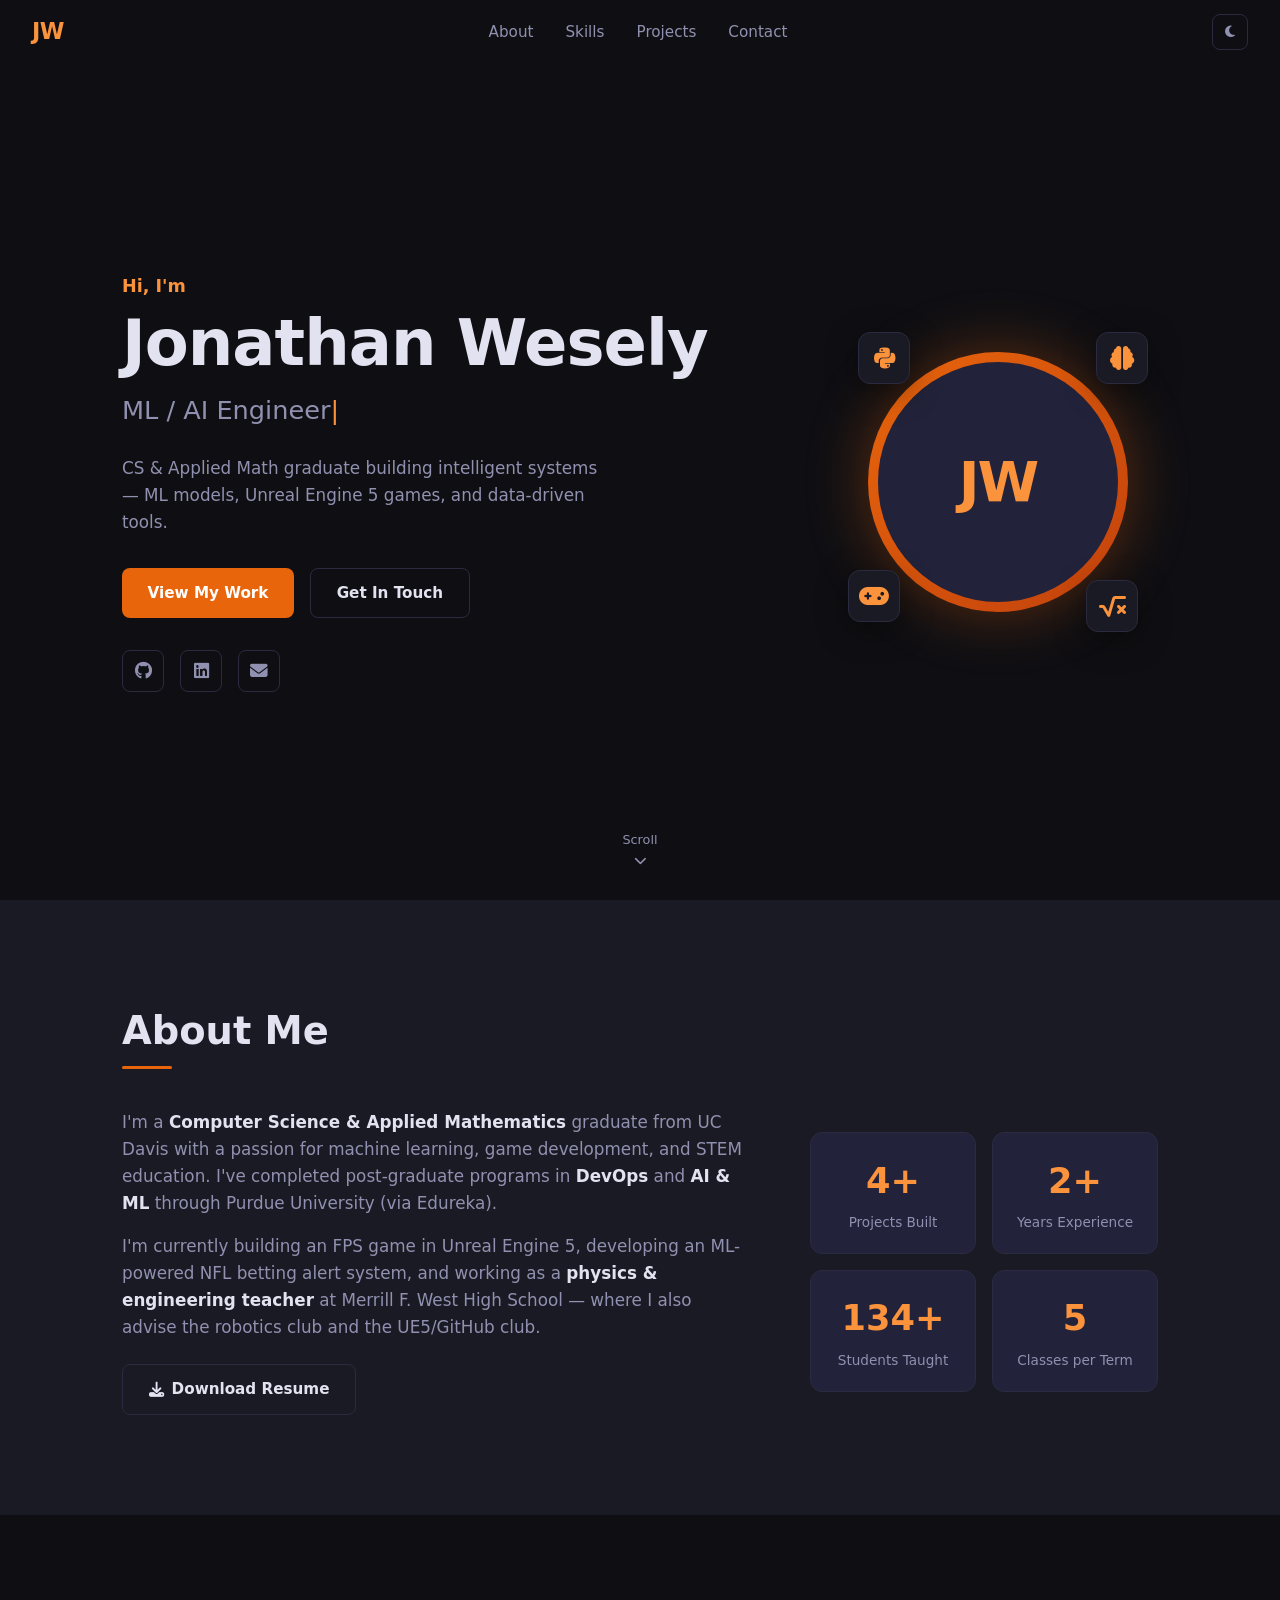
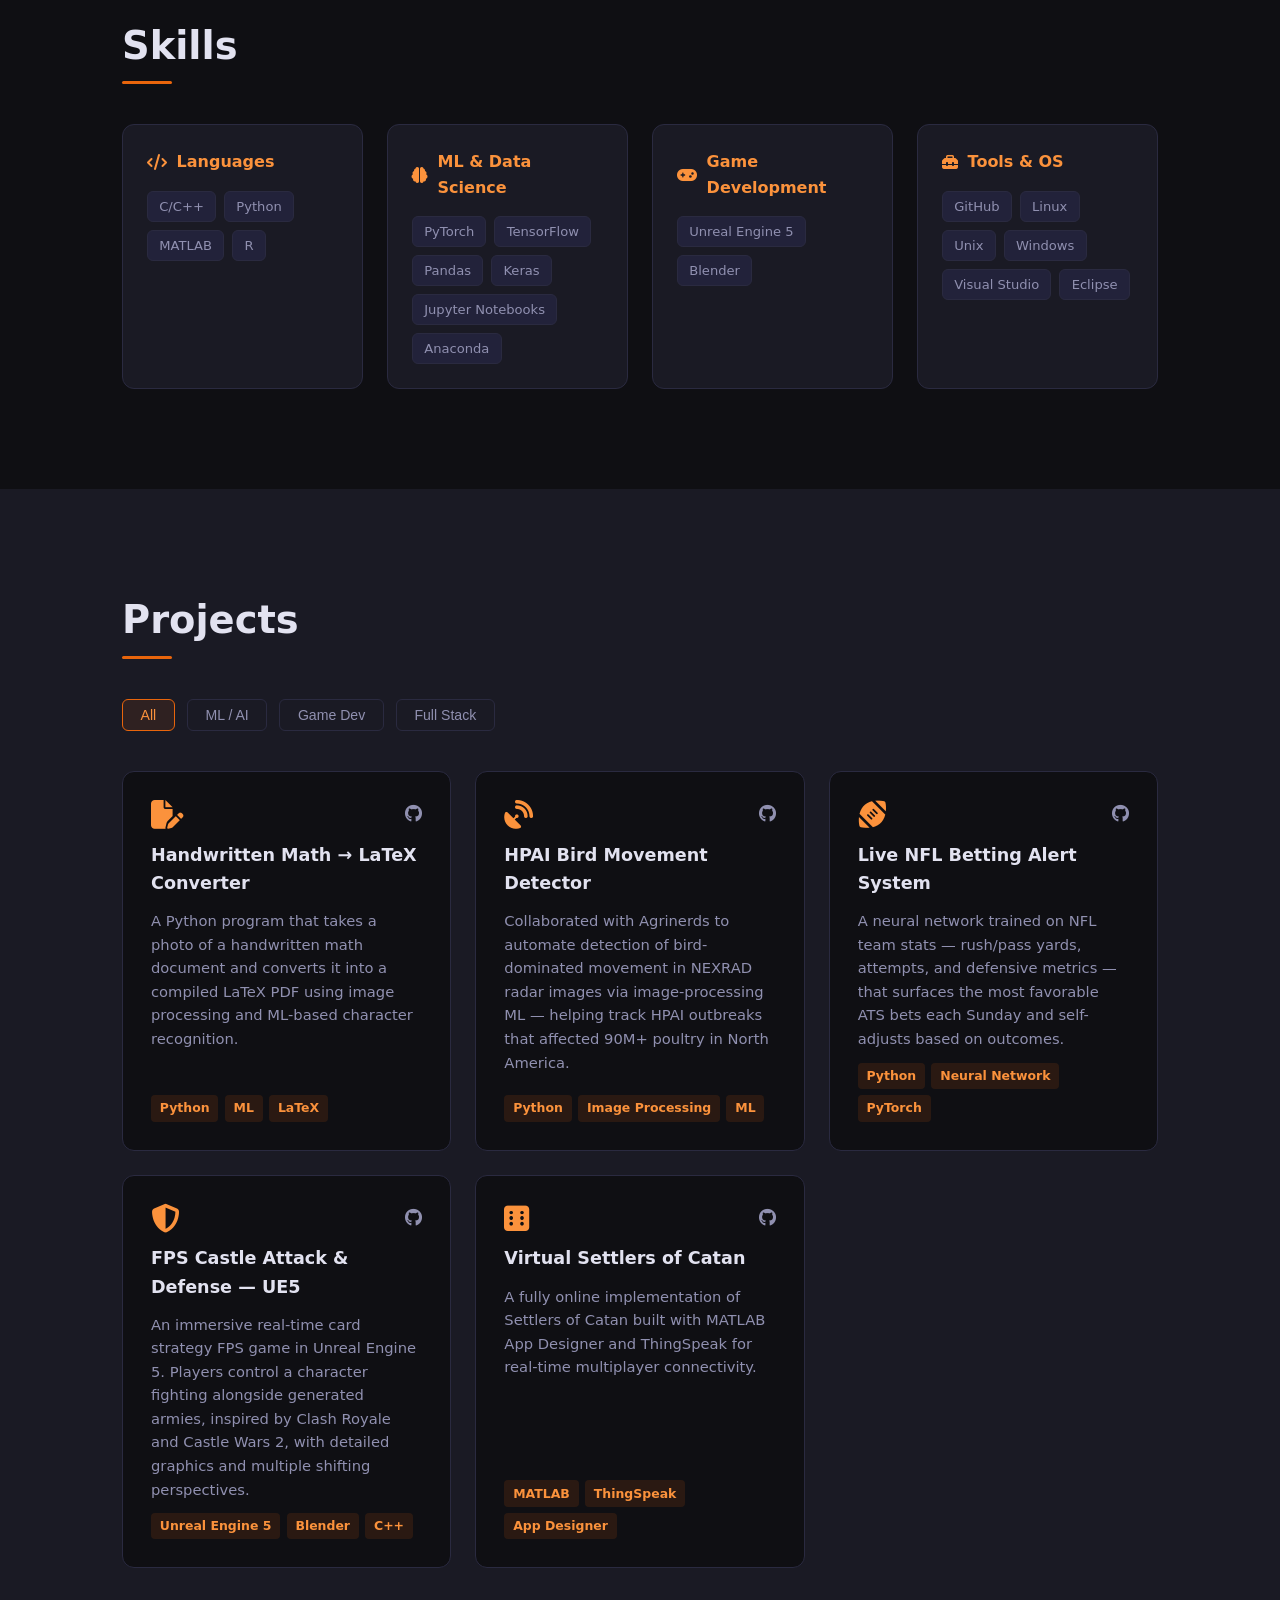
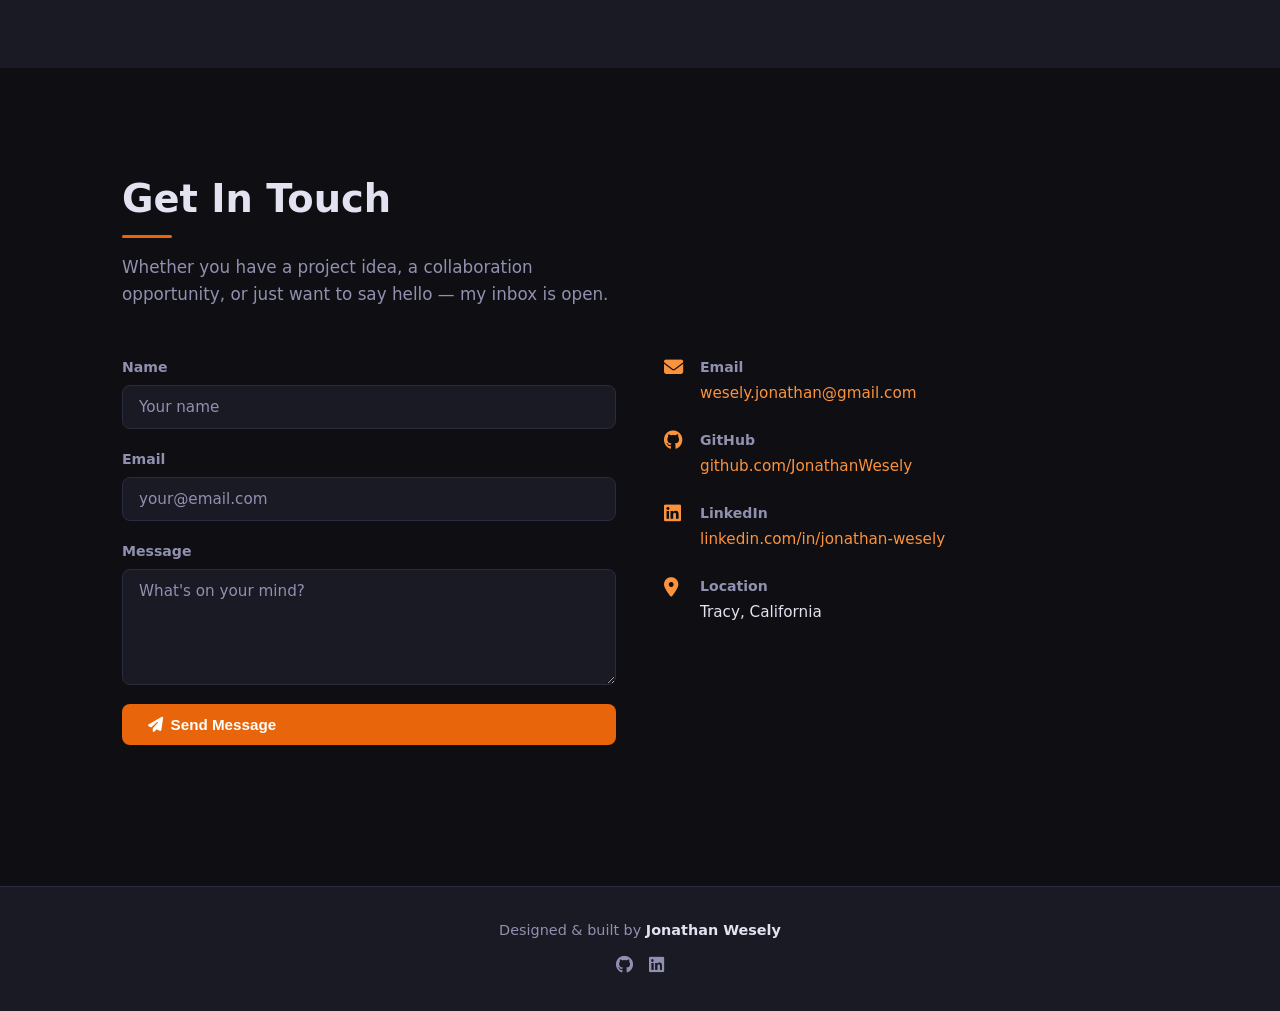
<file: portfolio/index.html>
<!DOCTYPE html>
<html lang="en">
  <head>
    <meta charset="UTF-8" />
    <meta name="viewport" content="width=device-width, initial-scale=1.0" />
    <title>Jonathan Wesely — CS &amp; ML Engineer</title>
    <link rel="stylesheet" href="styles.css" />
    <link
      rel="stylesheet"
      href="https://cdnjs.cloudflare.com/ajax/libs/font-awesome/6.5.0/css/all.min.css"
    />
  </head>
  <body>
    <!-- NAV -->
    <nav id="navbar">
      <a href="#hero" class="nav-logo">JW</a>
      <ul class="nav-links">
        <li><a href="#about">About</a></li>
        <li><a href="#skills">Skills</a></li>
        <li><a href="#projects">Projects</a></li>
        <li><a href="#contact">Contact</a></li>
      </ul>
      <button id="theme-toggle" aria-label="Toggle theme">
        <i class="fa-solid fa-moon"></i>
      </button>
      <button class="hamburger" id="hamburger" aria-label="Open menu">
        <span></span><span></span><span></span>
      </button>
    </nav>

    <!-- HERO -->
    <section id="hero">
      <div class="hero-content">
        <p class="hero-greeting">Hi, I'm</p>
        <h1 class="hero-name">Jonathan Wesely</h1>
        <h2 class="hero-title">
          <span class="typed-text"></span><span class="cursor">|</span>
        </h2>
        <p class="hero-bio">
          CS &amp; Applied Math graduate building intelligent systems — ML models,
          Unreal Engine 5 games, and data-driven tools.
        </p>
        <div class="hero-cta">
          <a href="#projects" class="btn btn-primary">View My Work</a>
          <a href="#contact" class="btn btn-outline">Get In Touch</a>
        </div>
        <div class="hero-socials">
          <a href="https://github.com/JonathanWesely" target="_blank" rel="noopener" aria-label="GitHub">
            <i class="fa-brands fa-github"></i>
          </a>
          <a href="https://linkedin.com/in/jonathan-wesely" target="_blank" rel="noopener" aria-label="LinkedIn">
            <i class="fa-brands fa-linkedin"></i>
          </a>
          <a href="mailto:wesely.jonathan@gmail.com" aria-label="Email">
            <i class="fa-solid fa-envelope"></i>
          </a>
        </div>
      </div>
      <div class="hero-visual">
        <div class="avatar-ring">
          <div class="avatar-placeholder">JW</div>
        </div>
        <div class="floating-badge badge-1"><i class="fa-brands fa-python"></i></div>
        <div class="floating-badge badge-2"><i class="fa-solid fa-brain"></i></div>
        <div class="floating-badge badge-3"><i class="fa-solid fa-gamepad"></i></div>
        <div class="floating-badge badge-4"><i class="fa-solid fa-square-root-variable"></i></div>
      </div>
      <div class="scroll-indicator">
        <span>Scroll</span>
        <i class="fa-solid fa-chevron-down"></i>
      </div>
    </section>

    <!-- ABOUT -->
    <section id="about">
      <div class="section-container">
        <h2 class="section-title">About Me</h2>
        <div class="about-grid">
          <div class="about-text">
            <p>
              I'm a <strong>Computer Science &amp; Applied Mathematics</strong> graduate
              from UC Davis with a passion for machine learning, game development, and
              STEM education. I've completed post-graduate programs in
              <strong>DevOps</strong> and <strong>AI &amp; ML</strong> through Purdue
              University (via Edureka).
            </p>
            <p>
              I'm currently building an FPS game in Unreal Engine 5, developing an
              ML-powered NFL betting alert system, and working as a
              <strong>physics &amp; engineering teacher</strong> at Merrill F. West High
              School — where I also advise the robotics club and the UE5/GitHub club.
            </p>
            <a href="resume.pdf" class="btn btn-outline" download>
              <i class="fa-solid fa-download"></i> Download Resume
            </a>
          </div>
          <div class="about-stats">
            <div class="stat-card">
              <span class="stat-number" data-target="5">0</span><span>+</span>
              <p>Projects Built</p>
            </div>
            <div class="stat-card">
              <span class="stat-number" data-target="3">0</span><span>+</span>
              <p>Years Experience</p>
            </div>
            <div class="stat-card">
              <span class="stat-number" data-target="150">0</span><span>+</span>
              <p>Students Taught</p>
            </div>
            <div class="stat-card">
              <span class="stat-number" data-target="6">0</span><span></span>
              <p>Classes per Term</p>
            </div>
          </div>
        </div>
      </div>
    </section>

    <!-- SKILLS -->
    <section id="skills">
      <div class="section-container">
        <h2 class="section-title">Skills</h2>
        <div class="skills-categories">
          <div class="skill-group">
            <h3><i class="fa-solid fa-code"></i> Languages</h3>
            <div class="skill-tags">
              <span>C/C++</span><span>Python</span><span>MATLAB</span><span>R</span>
            </div>
          </div>
          <div class="skill-group">
            <h3><i class="fa-solid fa-brain"></i> ML &amp; Data Science</h3>
            <div class="skill-tags">
              <span>PyTorch</span><span>TensorFlow</span><span>Pandas</span>
              <span>Keras</span><span>Jupyter Notebooks</span><span>Anaconda</span>
            </div>
          </div>
          <div class="skill-group">
            <h3><i class="fa-solid fa-gamepad"></i> Game Development</h3>
            <div class="skill-tags">
              <span>Unreal Engine 5</span><span>Blender</span>
            </div>
          </div>
          <div class="skill-group">
            <h3><i class="fa-solid fa-toolbox"></i> Tools &amp; OS</h3>
            <div class="skill-tags">
              <span>GitHub</span><span>Linux</span><span>Unix</span>
              <span>Windows</span><span>Visual Studio</span><span>Eclipse</span>
            </div>
          </div>
        </div>
      </div>
    </section>

    <!-- PROJECTS -->
    <section id="projects">
      <div class="section-container">
        <h2 class="section-title">Projects</h2>
        <div class="filter-bar">
          <button class="filter-btn active" data-filter="all">All</button>
          <button class="filter-btn" data-filter="ml">ML / AI</button>
          <button class="filter-btn" data-filter="gamedev">Game Dev</button>
          <button class="filter-btn" data-filter="fullstack">Full Stack</button>
        </div>
        <div class="projects-grid">

          <article class="project-card" data-category="ml">
            <div class="project-header">
              <i class="fa-solid fa-file-pen project-icon"></i>
              <div class="project-links">
                <a href="https://github.com/JonathanWesely" target="_blank" rel="noopener"><i class="fa-brands fa-github"></i></a>
              </div>
            </div>
            <h3>Handwritten Math → LaTeX Converter</h3>
            <p>
              A Python program that takes a photo of a handwritten math document
              and converts it into a compiled LaTeX PDF using image processing
              and ML-based character recognition.
            </p>
            <div class="project-tags">
              <span>Python</span><span>ML</span><span>LaTeX</span>
            </div>
          </article>

          <article class="project-card" data-category="ml">
            <div class="project-header">
              <i class="fa-solid fa-satellite-dish project-icon"></i>
              <div class="project-links">
                <a href="https://github.com/JonathanWesely" target="_blank" rel="noopener"><i class="fa-brands fa-github"></i></a>
              </div>
            </div>
            <h3>HPAI Bird Movement Detector</h3>
            <p>
              Collaborated with Agrinerds to automate detection of bird-dominated
              movement in NEXRAD radar images via image-processing ML — helping
              track HPAI outbreaks that affected 90M+ poultry in North America.
            </p>
            <div class="project-tags">
              <span>Python</span><span>Image Processing</span><span>ML</span>
            </div>
          </article>

          <article class="project-card" data-category="ml">
            <div class="project-header">
              <i class="fa-solid fa-football project-icon"></i>
              <div class="project-links">
                <a href="https://github.com/JonathanWesely" target="_blank" rel="noopener"><i class="fa-brands fa-github"></i></a>
              </div>
            </div>
            <h3>Live NFL Betting Alert System</h3>
            <p>
              A neural network trained on NFL team stats — rush/pass yards,
              attempts, and defensive metrics — that surfaces the most favorable
              ATS bets each Sunday and self-adjusts based on outcomes.
            </p>
            <div class="project-tags">
              <span>Python</span><span>Neural Network</span><span>PyTorch</span>
            </div>
          </article>

          <article class="project-card" data-category="gamedev">
            <div class="project-header">
              <i class="fa-solid fa-shield-halved project-icon"></i>
              <div class="project-links">
                <a href="https://github.com/JonathanWesely" target="_blank" rel="noopener"><i class="fa-brands fa-github"></i></a>
              </div>
            </div>
            <h3>FPS Castle Attack &amp; Defense — UE5</h3>
            <p>
              An immersive real-time card strategy FPS game in Unreal Engine 5.
              Players control a character fighting alongside generated armies,
              inspired by Clash Royale and Castle Wars 2, with detailed graphics
              and multiple shifting perspectives.
            </p>
            <div class="project-tags">
              <span>Unreal Engine 5</span><span>Blender</span><span>C++</span>
            </div>
          </article>

          <article class="project-card" data-category="fullstack">
            <div class="project-header">
              <i class="fa-solid fa-dice-six project-icon"></i>
              <div class="project-links">
                <a href="https://github.com/JonathanWesely" target="_blank" rel="noopener"><i class="fa-brands fa-github"></i></a>
              </div>
            </div>
            <h3>Virtual Settlers of Catan</h3>
            <p>
              A fully online implementation of Settlers of Catan built with
              MATLAB App Designer and ThingSpeak for real-time multiplayer
              connectivity.
            </p>
            <div class="project-tags">
              <span>MATLAB</span><span>ThingSpeak</span><span>App Designer</span>
            </div>
          </article>

        </div>
      </div>
    </section>

    <!-- CONTACT -->
    <section id="contact">
      <div class="section-container">
        <h2 class="section-title">Get In Touch</h2>
        <p class="contact-sub">
          Whether you have a project idea, a collaboration opportunity, or just want
          to say hello — my inbox is open.
        </p>
        <div class="contact-grid">
          <form class="contact-form" id="contact-form" novalidate>
            <div class="form-group">
              <label for="name">Name</label>
              <input type="text" id="name" name="name" placeholder="Your name" required />
            </div>
            <div class="form-group">
              <label for="email">Email</label>
              <input type="email" id="email" name="email" placeholder="your@email.com" required />
            </div>
            <div class="form-group">
              <label for="message">Message</label>
              <textarea id="message" name="message" rows="5" placeholder="What's on your mind?" required></textarea>
            </div>
            <button type="submit" class="btn btn-primary">
              <i class="fa-solid fa-paper-plane"></i> Send Message
            </button>
            <p class="form-status" id="form-status"></p>
          </form>
          <div class="contact-info">
            <div class="contact-item">
              <i class="fa-solid fa-envelope"></i>
              <div>
                <strong>Email</strong>
                <a href="mailto:wesely.jonathan@gmail.com">wesely.jonathan@gmail.com</a>
              </div>
            </div>
            <div class="contact-item">
              <i class="fa-brands fa-github"></i>
              <div>
                <strong>GitHub</strong>
                <a href="https://github.com/JonathanWesely" target="_blank" rel="noopener">github.com/JonathanWesely</a>
              </div>
            </div>
            <div class="contact-item">
              <i class="fa-brands fa-linkedin"></i>
              <div>
                <strong>LinkedIn</strong>
                <a href="https://linkedin.com/in/jonathan-wesely" target="_blank" rel="noopener">linkedin.com/in/jonathan-wesely</a>
              </div>
            </div>
            <div class="contact-item">
              <i class="fa-solid fa-location-dot"></i>
              <div>
                <strong>Location</strong>
                <span>Tracy, California</span>
              </div>
            </div>
          </div>
        </div>
      </div>
    </section>

    <!-- FOOTER -->
    <footer>
      <p>Designed &amp; built by <strong>Jonathan Wesely</strong></p>
      <p class="footer-sub">
        <a href="https://github.com/JonathanWesely" target="_blank" rel="noopener">
          <i class="fa-brands fa-github"></i>
        </a>
        <a href="https://linkedin.com/in/jonathan-wesely" target="_blank" rel="noopener">
          <i class="fa-brands fa-linkedin"></i>
        </a>
      </p>
    </footer>

    <script src="script.js"></script>
  </body>
</html>
</file>
<file: portfolio/styles.css>
/* ===== RESET & BASE ===== */
*, *::before, *::after { box-sizing: border-box; margin: 0; padding: 0; }

:root {
  --bg:        #0f0f13;
  --bg-card:   #1a1a24;
  --bg-card2:  #22223a;
  --accent:    #e8650c;
  --accent2:   #fb923c;
  --text:      #e2e2f0;
  --text-muted:#9090b0;
  --border:    #2a2a40;
  --nav-h:     64px;
  --radius:    12px;
  --shadow:    0 8px 32px rgba(0,0,0,.4);
  --transition: .25s ease;
}

[data-theme="light"] {
  --bg:        #f5f5fb;
  --bg-card:   #ffffff;
  --bg-card2:  #eeeef8;
  --text:      #1a1a2e;
  --text-muted:#5a5a78;
  --border:    #d8d8ec;
  --shadow:    0 8px 32px rgba(100,100,140,.12);
}

html { scroll-behavior: smooth; }

body {
  font-family: 'Segoe UI', system-ui, -apple-system, sans-serif;
  background: var(--bg);
  color: var(--text);
  line-height: 1.6;
  overflow-x: hidden;
  transition: background var(--transition), color var(--transition);
}

a { color: var(--accent2); text-decoration: none; transition: color var(--transition); }
a:hover { color: var(--accent); }

/* ===== NAV ===== */
#navbar {
  position: fixed;
  top: 0; left: 0; right: 0;
  height: var(--nav-h);
  display: flex;
  align-items: center;
  justify-content: space-between;
  padding: 0 2rem;
  background: transparent;
  z-index: 1000;
  transition: background var(--transition), box-shadow var(--transition);
}

#navbar.scrolled {
  background: var(--bg);
  box-shadow: 0 2px 20px rgba(0,0,0,.3);
}

.nav-logo {
  font-size: 1.4rem;
  font-weight: 800;
  color: var(--accent2);
  letter-spacing: -0.5px;
}
.nav-logo:hover { color: var(--accent); }

.nav-links {
  display: flex;
  gap: 2rem;
  list-style: none;
}

.nav-links a {
  color: var(--text-muted);
  font-size: .95rem;
  font-weight: 500;
  transition: color var(--transition);
}
.nav-links a:hover, .nav-links a.active { color: var(--text); }

#theme-toggle {
  background: none;
  border: 1.5px solid var(--border);
  color: var(--text-muted);
  width: 36px; height: 36px;
  border-radius: 8px;
  cursor: pointer;
  display: flex;
  align-items: center;
  justify-content: center;
  transition: all var(--transition);
}
#theme-toggle:hover { border-color: var(--accent); color: var(--accent2); }

.hamburger {
  display: none;
  flex-direction: column;
  gap: 5px;
  background: none;
  border: none;
  cursor: pointer;
  padding: 4px;
}
.hamburger span {
  display: block;
  width: 22px; height: 2px;
  background: var(--text);
  border-radius: 2px;
  transition: all var(--transition);
}

/* ===== SECTION SHARED ===== */
section { padding: 100px 0; }
.section-container { max-width: 1100px; margin: 0 auto; padding: 0 2rem; }

.section-title {
  font-size: clamp(1.8rem, 4vw, 2.4rem);
  font-weight: 800;
  margin-bottom: 3rem;
  position: relative;
  display: inline-block;
}
.section-title::after {
  content: '';
  position: absolute;
  bottom: -8px; left: 0;
  width: 50px; height: 3px;
  background: var(--accent);
  border-radius: 2px;
}

/* ===== BUTTONS ===== */
.btn {
  display: inline-flex;
  align-items: center;
  gap: .5rem;
  padding: .75rem 1.6rem;
  border-radius: 8px;
  font-size: .95rem;
  font-weight: 600;
  cursor: pointer;
  transition: all var(--transition);
  border: none;
}
.btn-primary {
  background: var(--accent);
  color: #fff;
}
.btn-primary:hover {
  background: var(--accent2);
  transform: translateY(-2px);
  box-shadow: 0 6px 20px rgba(232,101,12,.4);
  color: #fff;
}
.btn-outline {
  background: transparent;
  border: 1.5px solid var(--border);
  color: var(--text);
}
.btn-outline:hover {
  border-color: var(--accent);
  color: var(--accent2);
  transform: translateY(-2px);
}

/* ===== HERO ===== */
#hero {
  min-height: 100vh;
  display: flex;
  align-items: center;
  justify-content: space-between;
  gap: 2rem;
  padding: calc(var(--nav-h) + 2rem) 2rem 2rem;
  max-width: 1100px;
  margin: 0 auto;
  position: relative;
}

.hero-content { flex: 1; max-width: 600px; }

.hero-greeting {
  color: var(--accent2);
  font-size: 1.1rem;
  font-weight: 600;
  margin-bottom: .5rem;
}

.hero-name {
  font-size: clamp(2.5rem, 6vw, 4rem);
  font-weight: 900;
  line-height: 1.1;
  margin-bottom: .75rem;
  letter-spacing: -1px;
}

.hero-title {
  font-size: clamp(1.2rem, 3vw, 1.6rem);
  font-weight: 400;
  color: var(--text-muted);
  margin-bottom: 1.5rem;
  min-height: 2rem;
}

.cursor {
  display: inline-block;
  animation: blink .8s step-end infinite;
  color: var(--accent2);
}
@keyframes blink { 50% { opacity: 0; } }

.hero-bio {
  color: var(--text-muted);
  font-size: 1.05rem;
  margin-bottom: 2rem;
  max-width: 480px;
}

.hero-cta {
  display: flex;
  gap: 1rem;
  flex-wrap: wrap;
  margin-bottom: 2rem;
}

.hero-socials { display: flex; gap: 1rem; }
.hero-socials a {
  width: 42px; height: 42px;
  border: 1.5px solid var(--border);
  border-radius: 8px;
  display: flex;
  align-items: center;
  justify-content: center;
  color: var(--text-muted);
  font-size: 1.1rem;
  transition: all var(--transition);
}
.hero-socials a:hover {
  border-color: var(--accent);
  color: var(--accent2);
  transform: translateY(-3px);
}

/* Avatar */
.hero-visual {
  position: relative;
  width: 320px;
  height: 320px;
  flex-shrink: 0;
}

.avatar-ring {
  width: 260px; height: 260px;
  border-radius: 50%;
  background: linear-gradient(135deg, var(--accent), #c2410c);
  display: flex;
  align-items: center;
  justify-content: center;
  box-shadow: 0 0 60px rgba(232,101,12,.35);
  position: absolute;
  top: 50%; left: 50%;
  transform: translate(-50%,-50%);
}

.avatar-placeholder {
  width: 240px; height: 240px;
  border-radius: 50%;
  background: var(--bg-card2);
  display: flex;
  align-items: center;
  justify-content: center;
  font-size: 3.5rem;
  font-weight: 900;
  color: var(--accent2);
  letter-spacing: -2px;
}

.floating-badge {
  position: absolute;
  width: 52px; height: 52px;
  border-radius: 12px;
  background: var(--bg-card);
  border: 1.5px solid var(--border);
  display: flex;
  align-items: center;
  justify-content: center;
  font-size: 1.5rem;
  color: var(--accent2);
  box-shadow: var(--shadow);
  animation: float 4s ease-in-out infinite;
}
.badge-1 { top:  10px; left:  20px; animation-delay: 0s; }
.badge-2 { top:  10px; right: 10px; animation-delay: .7s; }
.badge-3 { bottom: 20px; left: 10px; animation-delay: 1.4s; }
.badge-4 { bottom: 10px; right: 20px; animation-delay: 2.1s; }

@keyframes float {
  0%,100% { transform: translateY(0); }
  50%      { transform: translateY(-10px); }
}

.scroll-indicator {
  position: absolute;
  bottom: 2rem; left: 50%;
  transform: translateX(-50%);
  display: flex;
  flex-direction: column;
  align-items: center;
  gap: .3rem;
  color: var(--text-muted);
  font-size: .8rem;
  animation: float 2s ease-in-out infinite;
}

/* ===== ABOUT ===== */
#about { background: var(--bg-card); }

.about-grid {
  display: grid;
  grid-template-columns: 1fr auto;
  gap: 4rem;
  align-items: center;
}

.about-text p {
  color: var(--text-muted);
  margin-bottom: 1rem;
  font-size: 1.05rem;
}
.about-text p strong { color: var(--text); }
.about-text .btn { margin-top: .5rem; }

.about-stats {
  display: grid;
  grid-template-columns: 1fr 1fr;
  gap: 1rem;
}

.stat-card {
  background: var(--bg-card2);
  border: 1px solid var(--border);
  border-radius: var(--radius);
  padding: 1.2rem 1.5rem;
  text-align: center;
  min-width: 130px;
}
.stat-card span { font-size: 2.2rem; font-weight: 900; color: var(--accent2); }
.stat-card p { color: var(--text-muted); font-size: .85rem; margin-top: .2rem; }

/* ===== SKILLS ===== */
.skills-categories {
  display: grid;
  grid-template-columns: repeat(auto-fit, minmax(240px, 1fr));
  gap: 1.5rem;
}

.skill-group {
  background: var(--bg-card);
  border: 1px solid var(--border);
  border-radius: var(--radius);
  padding: 1.5rem;
  transition: border-color var(--transition), transform var(--transition);
}
.skill-group:hover { border-color: var(--accent); transform: translateY(-4px); }

.skill-group h3 {
  display: flex;
  align-items: center;
  gap: .6rem;
  margin-bottom: 1rem;
  font-size: 1rem;
  color: var(--accent2);
}

.skill-tags { display: flex; flex-wrap: wrap; gap: .5rem; }
.skill-tags span {
  background: var(--bg-card2);
  border: 1px solid var(--border);
  border-radius: 6px;
  padding: .25rem .7rem;
  font-size: .82rem;
  color: var(--text-muted);
  transition: all var(--transition);
}
.skill-tags span:hover { border-color: var(--accent); color: var(--accent2); }

/* ===== PROJECTS ===== */
#projects { background: var(--bg-card); }

.filter-bar {
  display: flex;
  gap: .75rem;
  margin-bottom: 2.5rem;
  flex-wrap: wrap;
}

.filter-btn {
  padding: .45rem 1.1rem;
  border-radius: 6px;
  border: 1.5px solid var(--border);
  background: transparent;
  color: var(--text-muted);
  font-size: .88rem;
  font-weight: 500;
  cursor: pointer;
  transition: all var(--transition);
}
.filter-btn.active, .filter-btn:hover {
  border-color: var(--accent);
  color: var(--accent2);
  background: rgba(232,101,12,.1);
}

.projects-grid {
  display: grid;
  grid-template-columns: repeat(auto-fill, minmax(300px, 1fr));
  gap: 1.5rem;
}

.project-card {
  background: var(--bg);
  border: 1px solid var(--border);
  border-radius: var(--radius);
  padding: 1.75rem;
  display: flex;
  flex-direction: column;
  gap: .75rem;
  transition: all var(--transition);
}
.project-card:hover {
  border-color: var(--accent);
  transform: translateY(-6px);
  box-shadow: var(--shadow);
}
.project-card.hidden { display: none; }

.project-header {
  display: flex;
  align-items: flex-start;
  justify-content: space-between;
}

.project-icon {
  font-size: 1.8rem;
  color: var(--accent2);
}

.project-links {
  display: flex;
  gap: .75rem;
}
.project-links a {
  color: var(--text-muted);
  font-size: 1.1rem;
  transition: color var(--transition);
}
.project-links a:hover { color: var(--accent2); }

.project-card h3 {
  font-size: 1.1rem;
  font-weight: 700;
}

.project-card p {
  color: var(--text-muted);
  font-size: .92rem;
  flex: 1;
}

.project-tags {
  display: flex;
  flex-wrap: wrap;
  gap: .4rem;
}
.project-tags span {
  background: rgba(232,101,12,.12);
  color: var(--accent2);
  border-radius: 4px;
  padding: .2rem .55rem;
  font-size: .78rem;
  font-weight: 600;
}

/* ===== CONTACT ===== */
.contact-sub {
  color: var(--text-muted);
  font-size: 1.05rem;
  margin-top: -1.5rem;
  margin-bottom: 3rem;
  max-width: 500px;
}

.contact-grid {
  display: grid;
  grid-template-columns: 1fr 1fr;
  gap: 3rem;
  align-items: start;
}

.contact-form { display: flex; flex-direction: column; gap: 1.2rem; }

.form-group { display: flex; flex-direction: column; gap: .4rem; }
.form-group label { font-size: .88rem; font-weight: 600; color: var(--text-muted); }
.form-group input,
.form-group textarea {
  background: var(--bg-card);
  border: 1.5px solid var(--border);
  border-radius: 8px;
  padding: .75rem 1rem;
  color: var(--text);
  font-size: .95rem;
  font-family: inherit;
  transition: border-color var(--transition);
  resize: vertical;
}
.form-group input:focus,
.form-group textarea:focus {
  outline: none;
  border-color: var(--accent);
}
.form-group input::placeholder,
.form-group textarea::placeholder { color: var(--text-muted); }

.form-status {
  font-size: .9rem;
  min-height: 1.4rem;
}
.form-status.success { color: #4ade80; }
.form-status.error   { color: #f87171; }

.contact-info {
  display: flex;
  flex-direction: column;
  gap: 1.5rem;
}
.contact-item {
  display: flex;
  align-items: flex-start;
  gap: 1rem;
}
.contact-item > i {
  font-size: 1.2rem;
  color: var(--accent2);
  margin-top: .15rem;
  width: 20px;
  flex-shrink: 0;
}
.contact-item div { display: flex; flex-direction: column; gap: .15rem; }
.contact-item strong { font-size: .88rem; color: var(--text-muted); font-weight: 600; }
.contact-item a, .contact-item span { font-size: .95rem; }

/* ===== FOOTER ===== */
footer {
  background: var(--bg-card);
  border-top: 1px solid var(--border);
  padding: 2rem;
  text-align: center;
  color: var(--text-muted);
  font-size: .9rem;
}
footer strong { color: var(--text); }
.footer-sub { margin-top: .5rem; display: flex; justify-content: center; gap: 1rem; }
.footer-sub a { color: var(--text-muted); font-size: 1.1rem; }
.footer-sub a:hover { color: var(--accent2); }

/* ===== SCROLL ANIMATIONS ===== */
.reveal {
  opacity: 0;
  transform: translateY(24px);
  transition: opacity .6s ease, transform .6s ease;
}
.reveal.visible {
  opacity: 1;
  transform: none;
}

/* ===== RESPONSIVE ===== */
@media (max-width: 900px) {
  #hero { flex-direction: column; text-align: center; padding-top: calc(var(--nav-h) + 3rem); }
  .hero-cta, .hero-socials { justify-content: center; }
  .hero-bio { margin: 0 auto 2rem; }
  .about-grid { grid-template-columns: 1fr; }
  .contact-grid { grid-template-columns: 1fr; }
}

@media (max-width: 680px) {
  .nav-links { display: none; }
  .hamburger { display: flex; }
  .nav-links.open {
    display: flex;
    flex-direction: column;
    position: absolute;
    top: var(--nav-h); left: 0; right: 0;
    background: var(--bg-card);
    border-bottom: 1px solid var(--border);
    padding: 1.5rem 2rem;
    gap: 1.2rem;
  }
  .hero-visual { display: none; }
  .about-stats { grid-template-columns: repeat(2,1fr); }
  .scroll-indicator { display: none; }
}
</file>
